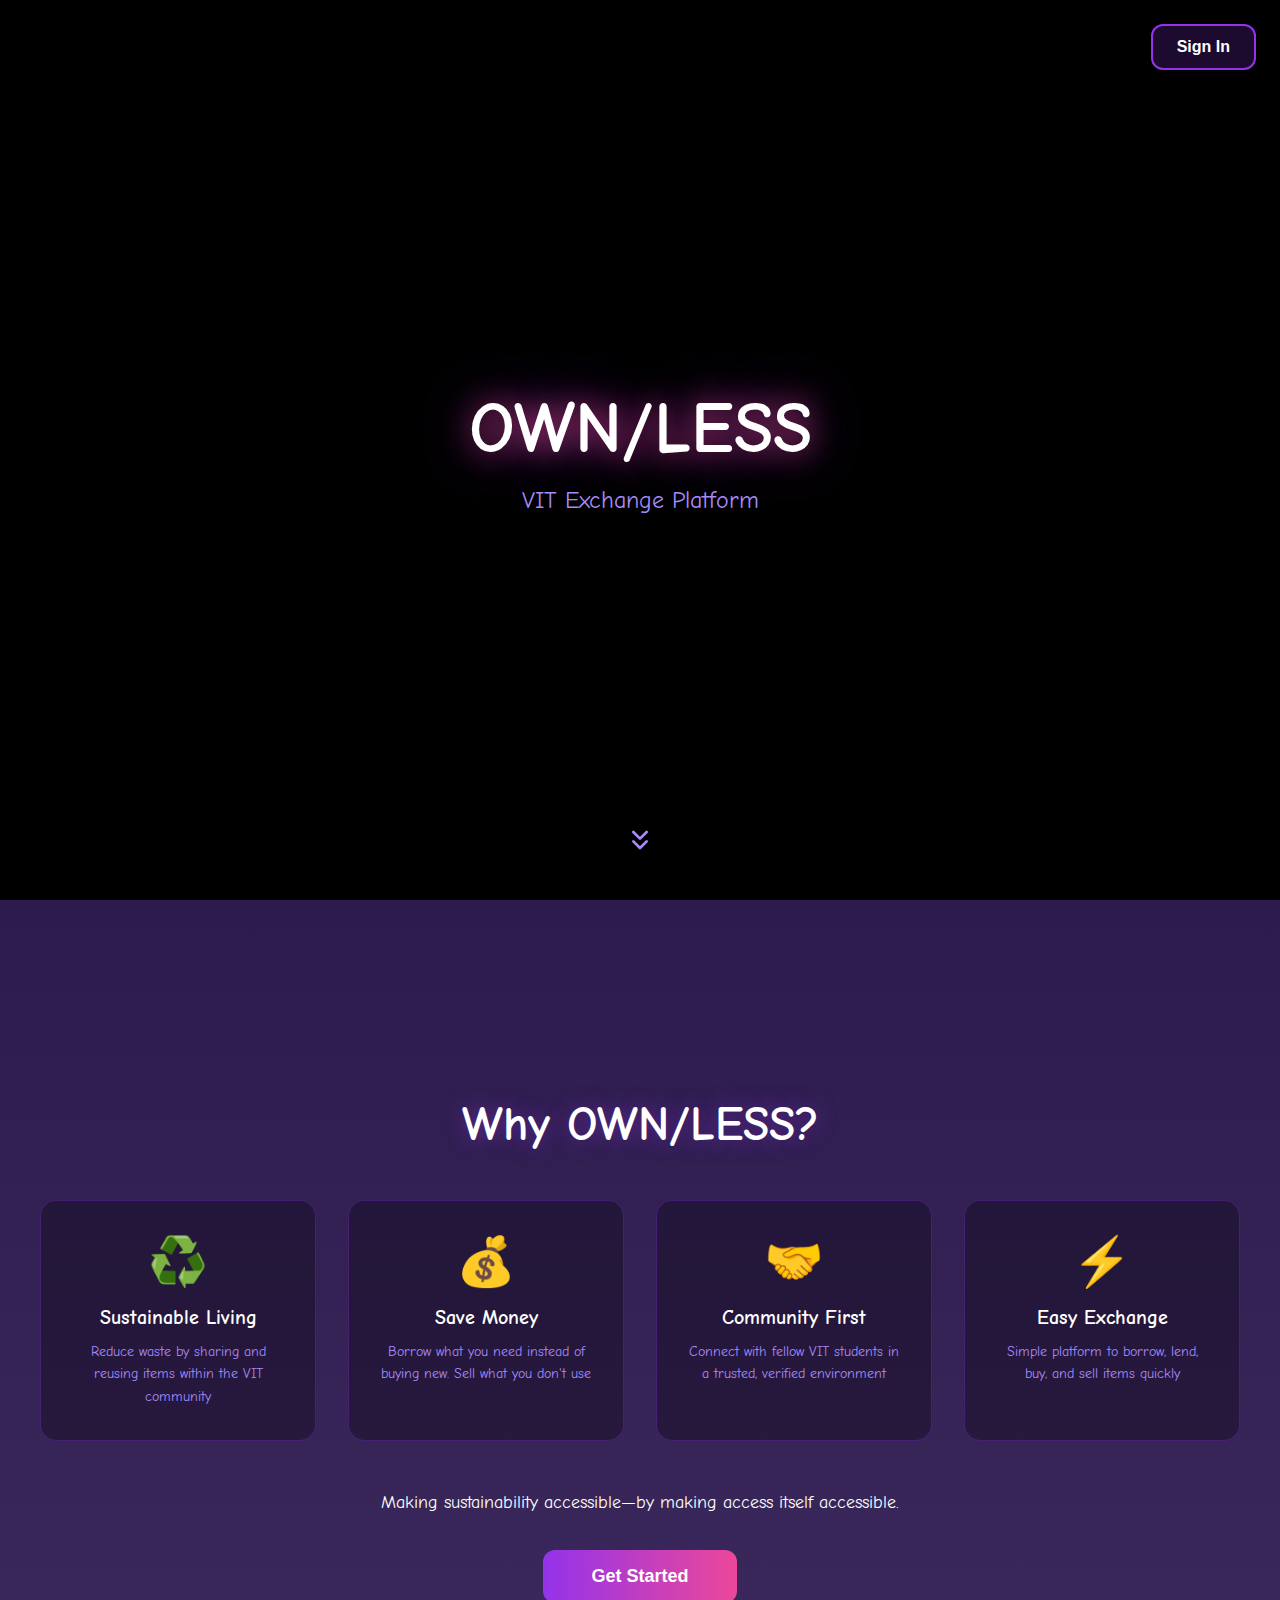
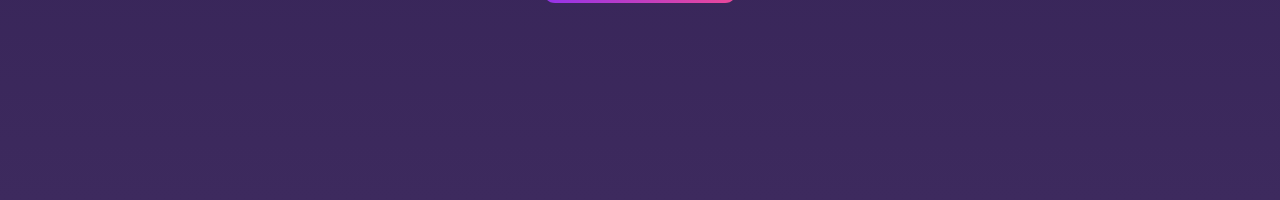
<file: landing.html>
<!DOCTYPE html>
<html lang="en">
<head>
    <meta charset="UTF-8">
    <meta name="viewport" content="width=device-width, initial-scale=1.0">
    <title>OWN/LESS - Welcome</title>
    <link rel="stylesheet" href="style.css">
    <link rel="preconnect" href="https://fonts.googleapis.com">
    <link rel="preconnect" href="https://fonts.gstatic.com" crossorigin>
    <link href="https://fonts.googleapis.com/css2?family=Comic+Neue:wght@400;700&display=swap" rel="stylesheet">
</head>
<body>
    <div class="landing-container" id="landingContainer">
        <!-- Sign In Button at Top -->
        <button class="landing-signin-btn" onclick="window.location.href='index.html'">
            Sign In
        </button>

        <!-- Main Content -->
        <div class="landing-content">
            <h1 class="landing-title">OWN/LESS</h1>
            <p class="landing-subtitle">VIT Exchange Platform</p>
        </div>

        <!-- Scroll Down Indicator -->
        <div class="scroll-indicator">
            <svg viewBox="0 0 24 24" fill="none" xmlns="http://www.w3.org/2000/svg">
                <path d="M7 13L12 18L17 13" stroke="currentColor" stroke-width="2" stroke-linecap="round" stroke-linejoin="round"/>
                <path d="M7 6L12 11L17 6" stroke="currentColor" stroke-width="2" stroke-linecap="round" stroke-linejoin="round"/>
            </svg>
        </div>
    </div>

    <!-- About Section -->
    <section class="landing-about">
        <div class="about-content">
            <h2 class="about-title">Why OWN/LESS?</h2>
            <div class="about-features">
                <div class="feature-card">
                    <div class="feature-icon">♻️</div>
                    <h3>Sustainable Living</h3>
                    <p>Reduce waste by sharing and reusing items within the VIT community</p>
                </div>
                <div class="feature-card">
                    <div class="feature-icon">💰</div>
                    <h3>Save Money</h3>
                    <p>Borrow what you need instead of buying new. Sell what you don't use</p>
                </div>
                <div class="feature-card">
                    <div class="feature-icon">🤝</div>
                    <h3>Community First</h3>
                    <p>Connect with fellow VIT students in a trusted, verified environment</p>
                </div>
                <div class="feature-card">
                    <div class="feature-icon">⚡</div>
                    <h3>Easy Exchange</h3>
                    <p>Simple platform to borrow, lend, buy, and sell items quickly</p>
                </div>
            </div>
            <div class="about-cta">
                <p class="about-description">
                    Making sustainability accessible—by making access itself accessible.
                </p>
                <button class="cta-button" onclick="window.location.href='index.html'">
                    Get Started
                </button>
            </div>
        </div>
    </section>

    <script>
        // Update gradient based on scroll position
        const container = document.getElementById('landingContainer');
        const aboutSection = document.querySelector('.landing-about');
        
        window.addEventListener('scroll', () => {
            const scrollPercent = window.scrollY / (window.innerHeight * 0.5);
            const clampedScroll = Math.min(scrollPercent, 1);
            
            // Interpolate from black (#000000) to dark purple (#2d1b4e)
            const r = Math.floor(0 + (45 * clampedScroll));
            const g = Math.floor(0 + (27 * clampedScroll));
            const b = Math.floor(0 + (78 * clampedScroll));
            
            container.style.background = `linear-gradient(180deg, #000000 0%, rgb(${r}, ${g}, ${b}) 100%)`;
        });
    </script>
</body>
</html>
</file>
<file: style.css>
* {
    margin: 0;
    padding: 0;
    box-sizing: border-box;
}

body {
    font-family: 'Comic Sans MS', 'Comic Neue', 'Chalkboard SE', 'Comic Sans', cursive, sans-serif;
    min-height: 100vh;
    margin: 0;
    padding: 0;
}

/* Dashboard Styles */
.dashboard-container {
    min-height: 100vh;
    background: linear-gradient(180deg, #000000 0%, #1a0b2e 50%, #2d1b4e 100%);
    display: flex;
    flex-direction: column;
    position: relative;
}

.dashboard-container::before {
    content: '';
    position: fixed;
    top: 0;
    left: 0;
    width: 100%;
    height: 100%;
    background: linear-gradient(180deg, #000000 0%, #1a0b2e 50%, #2d1b4e 100%);
    z-index: -1;
    transition: background 0.3s ease;
}

.dashboard-header {
    background: rgba(0, 0, 0, 0.3);
    backdrop-filter: blur(10px);
    padding: 16px 24px;
    display: flex;
    align-items: center;
    justify-content: space-between;
    box-shadow: 0 1px 3px rgba(0, 0, 0, 0.3);
    border-bottom: 1px solid rgba(147, 51, 234, 0.2);
}

.header-left {
    display: flex;
    align-items: center;
    gap: 12px;
}

.header-logo-circle {
    width: 48px;
    height: 48px;
    background: #f3e8ff;
    border-radius: 50%;
    display: flex;
    align-items: center;
    justify-content: center;
}

.header-logo-icon {
    width: 24px;
    height: 24px;
}

.header-brand {
    display: flex;
    flex-direction: column;
}

.header-brand-name {
    font-size: 24px;
    font-weight: 700;
    color: #ec4899;
    line-height: 1.2;
    margin: 0;
    text-shadow: 0 0 10px rgba(236, 72, 153, 0.5);
}

.header-brand-subtitle {
    font-size: 12px;
    color: #a78bfa;
    margin: 0;
    line-height: 1.2;
}

.header-nav {
    display: flex;
    align-items: center;
    gap: 24px;
}

.nav-item {
    display: flex;
    align-items: center;
    gap: 6px;
    text-decoration: none;
    color: #a78bfa;
    font-size: 14px;
    font-weight: 500;
    transition: all 0.3s;
    padding: 8px 12px;
    border-radius: 8px;
}

.nav-item.active {
    color: #ffffff;
    background: rgba(147, 51, 234, 0.3);
}

.nav-item:hover {
    color: #ffffff;
    background: rgba(147, 51, 234, 0.2);
    box-shadow: 0 0 15px rgba(147, 51, 234, 0.5);
}

.nav-icon {
    width: 20px;
    height: 20px;
}

.nav-icon-wrapper {
    position: relative;
    display: flex;
    align-items: center;
}

.badge {
    position: absolute;
    top: -6px;
    right: -6px;
    background: #ef4444;
    color: #ffffff;
    font-size: 10px;
    font-weight: 600;
    width: 18px;
    height: 18px;
    border-radius: 50%;
    display: flex;
    align-items: center;
    justify-content: center;
}

.dashboard-main {
    flex: 1;
    padding: 24px;
    max-width: 1200px;
    width: 100%;
    margin: 0 auto;
    display: flex;
    flex-direction: column;
    gap: 24px;
    color: #ffffff;
}

.welcome-banner {
    background: linear-gradient(90deg, rgba(147, 51, 234, 0.3) 0%, rgba(236, 72, 153, 0.3) 100%);
    border: 1px solid rgba(147, 51, 234, 0.3);
    border-radius: 16px;
    padding: 32px;
    display: flex;
    align-items: center;
    justify-content: space-between;
    gap: 24px;
    backdrop-filter: blur(10px);
}

.welcome-content {
    flex: 1;
    display: flex;
    flex-direction: column;
    gap: 12px;
}

.welcome-title {
    font-size: 32px;
    font-weight: 700;
    color: #ffffff;
    margin: 0;
}

.welcome-subtitle {
    font-size: 16px;
    color: #ffffff;
    margin: 0;
}

.welcome-stats {
    display: flex;
    gap: 24px;
    margin-top: 8px;
}

.stat-item {
    display: flex;
    align-items: center;
    gap: 8px;
    color: #ffffff;
    font-size: 14px;
}

.stat-icon {
    width: 20px;
    height: 20px;
}

.list-item-btn {
    background: rgba(147, 51, 234, 0.2);
    border: 2px solid #9333ea;
    border-radius: 12px;
    padding: 12px 20px;
    display: flex;
    align-items: center;
    gap: 8px;
    color: #ffffff;
    font-size: 14px;
    font-weight: 600;
    cursor: pointer;
    transition: all 0.3s;
    white-space: nowrap;
}

.list-item-btn:hover {
    background: rgba(147, 51, 234, 0.4);
    box-shadow: 0 0 20px rgba(147, 51, 234, 0.8);
    transform: translateY(-2px);
}

.plus-icon {
    width: 18px;
    height: 18px;
}

.action-toggle {
    display: flex;
    gap: 12px;
}

.toggle-btn {
    flex: 1;
    padding: 12px 20px;
    border-radius: 12px;
    border: 2px solid rgba(147, 51, 234, 0.3);
    background: rgba(0, 0, 0, 0.3);
    color: #a78bfa;
    font-size: 14px;
    font-weight: 500;
    cursor: pointer;
    display: flex;
    align-items: center;
    justify-content: center;
    gap: 8px;
    transition: all 0.3s;
}

.toggle-btn.active {
    background: linear-gradient(135deg, #9333ea 0%, #7c3aed 100%);
    color: #ffffff;
    border-color: #9333ea;
    box-shadow: 0 0 20px rgba(147, 51, 234, 0.6);
}

.toggle-btn:not(.active) {
    background: rgba(0, 0, 0, 0.3);
    color: #a78bfa;
}

.toggle-btn:hover {
    box-shadow: 0 0 20px rgba(147, 51, 234, 0.8);
    border-color: #9333ea;
    transform: translateY(-2px);
}

.toggle-icon {
    width: 18px;
    height: 18px;
}

.toggle-btn.active .toggle-icon-borrow {
    color: #ffffff;
}

.toggle-btn:not(.active) .toggle-icon-borrow {
    color: #10b981;
}

.toggle-btn.active .toggle-icon-sell {
    color: #ffffff;
}

.toggle-btn.active .toggle-icon-sell .sell-icon-hand {
    stroke: #ffffff;
}

.toggle-btn:not(.active) .toggle-icon-sell {
    color: #f59e0b;
}

.toggle-btn:not(.active) .toggle-icon-sell .sell-icon-hand {
    stroke: #ffffff;
}

/* Content Wrapper for Slide Animation */
.content-wrapper {
    position: relative;
    width: 100%;
    overflow: hidden;
}

.content-section {
    display: none;
    flex-direction: column;
    gap: 24px;
    animation: slideOut 0.3s ease-out;
}

.content-section.active {
    display: flex;
    animation: slideIn 0.3s ease-in;
}

@keyframes slideIn {
    from {
        opacity: 0;
        transform: translateX(20px);
    }
    to {
        opacity: 1;
        transform: translateX(0);
    }
}

@keyframes slideOut {
    from {
        opacity: 1;
        transform: translateX(0);
    }
    to {
        opacity: 0;
        transform: translateX(-20px);
    }
}

.search-wrapper {
    position: relative;
    display: flex;
    align-items: center;
}

.search-icon {
    position: absolute;
    left: 16px;
    width: 20px;
    height: 20px;
    color: #a78bfa;
    pointer-events: none;
}

.search-input {
    width: 100%;
    padding: 14px 16px 14px 48px;
    border: 1px solid rgba(147, 51, 234, 0.3);
    border-radius: 12px;
    font-size: 15px;
    outline: none;
    transition: all 0.3s;
    background: rgba(0, 0, 0, 0.3);
    color: #ffffff;
}

.search-input:focus {
    border-color: #9333ea;
    box-shadow: 0 0 15px rgba(147, 51, 234, 0.5);
    background: rgba(0, 0, 0, 0.5);
}

.search-input::placeholder {
    color: #6b46c1;
}

.category-filters {
    display: flex;
    gap: 12px;
    flex-wrap: wrap;
}

.category-btn {
    padding: 8px 16px;
    border-radius: 20px;
    border: 1px solid rgba(147, 51, 234, 0.3);
    background: rgba(0, 0, 0, 0.3);
    color: #a78bfa;
    font-size: 14px;
    font-weight: 500;
    cursor: pointer;
    transition: all 0.3s;
    white-space: nowrap;
}

.category-btn.active {
    background: linear-gradient(135deg, #9333ea 0%, #7c3aed 100%);
    color: #ffffff;
    border-color: #9333ea;
    box-shadow: 0 0 15px rgba(147, 51, 234, 0.6);
}

.category-btn:hover {
    background: rgba(147, 51, 234, 0.2);
    box-shadow: 0 0 15px rgba(147, 51, 234, 0.5);
    border-color: #9333ea;
}

.category-btn.active:hover {
    background: linear-gradient(135deg, #9333ea 0%, #7c3aed 100%);
    box-shadow: 0 0 20px rgba(147, 51, 234, 0.8);
}

.items-grid {
    display: grid;
    grid-template-columns: repeat(auto-fill, minmax(280px, 1fr));
    gap: 20px;
}

.item-card {
    background: rgba(0, 0, 0, 0.4);
    border: 1px solid rgba(147, 51, 234, 0.2);
    border-radius: 12px;
    overflow: hidden;
    box-shadow: 0 4px 6px rgba(0, 0, 0, 0.3);
    position: relative;
    display: flex;
    flex-direction: column;
    transition: all 0.3s;
}

.item-card:hover {
    box-shadow: 0 0 25px rgba(147, 51, 234, 0.6);
    border-color: #9333ea;
    transform: translateY(-4px);
}

.item-badge {
    position: absolute;
    top: 12px;
    left: 12px;
    padding: 4px 12px;
    border-radius: 12px;
    font-size: 12px;
    font-weight: 600;
    z-index: 2;
}

.item-badge.borrow {
    background: #10b981;
    color: #ffffff;
}

.item-badge.sell {
    background: #f59e0b;
    color: #ffffff;
}

.item-badge.lend {
    background: #9333ea;
    color: #ffffff;
}

.item-favorite {
    position: absolute;
    top: 12px;
    right: 12px;
    background: rgba(255, 255, 255, 0.9);
    border: none;
    border-radius: 50%;
    width: 36px;
    height: 36px;
    display: flex;
    align-items: center;
    justify-content: center;
    cursor: pointer;
    z-index: 2;
    transition: background 0.2s;
}

.item-favorite:hover {
    background: #ffffff;
}

.item-favorite svg {
    width: 20px;
    height: 20px;
    color: #6b7280;
}

.item-image {
    width: 100%;
    padding-top: 75%;
    position: relative;
    overflow: hidden;
}

.placeholder-image {
    position: absolute;
    top: 0;
    left: 0;
    width: 100%;
    height: 100%;
}

@media (max-width: 768px) {
    .dashboard-header {
        flex-direction: column;
        gap: 16px;
        align-items: flex-start;
    }

    .header-nav {
        width: 100%;
        justify-content: space-between;
        gap: 12px;
    }

    .welcome-banner {
        flex-direction: column;
        align-items: flex-start;
    }

    .list-item-btn {
        width: 100%;
        justify-content: center;
    }

    .welcome-stats {
        flex-direction: column;
        gap: 12px;
    }

    .items-grid {
        grid-template-columns: 1fr;
    }
}

.background {
    width: 100%;
    min-height: 100vh;
    background: linear-gradient(135deg, #1a0b2e 0%, #2d1b4e 100%);
    position: relative;
    display: flex;
    align-items: center;
    justify-content: center;
    padding: 20px;
}

.dots {
    position: absolute;
    top: 0;
    left: 0;
    width: 100%;
    height: 100%;
    background-image: radial-gradient(circle, rgba(147, 51, 234, 0.3) 1px, transparent 1px);
    background-size: 30px 30px;
    background-position: 0 0;
    pointer-events: none;
}

.container {
    width: 100%;
    max-width: 500px;
    display: flex;
    flex-direction: column;
    align-items: center;
    gap: 40px;
    position: relative;
    z-index: 1;
}

.login-card {
    width: 100%;
    background: linear-gradient(135deg, rgba(45, 27, 78, 0.9) 0%, rgba(30, 15, 50, 0.9) 100%);
    border-radius: 24px;
    padding: 48px 40px;
    display: flex;
    flex-direction: column;
    align-items: center;
    gap: 24px;
    box-shadow: 0 20px 60px rgba(0, 0, 0, 0.5);
}

.logo-container {
    display: flex;
    justify-content: center;
    margin-bottom: 8px;
}

.logo-circle {
    width: 80px;
    height: 80px;
    background: linear-gradient(135deg, #9333ea 0%, #7c3aed 100%);
    border-radius: 50%;
    display: flex;
    align-items: center;
    justify-content: center;
}

.logo-icon {
    width: 40px;
    height: 40px;
}

.brand-name {
    font-size: 36px;
    font-weight: 700;
    color: #ec4899;
    text-align: center;
    letter-spacing: -0.5px;
}

.tagline {
    font-size: 14px;
    color: #ffffff;
    text-align: center;
    line-height: 1.5;
    margin-bottom: 8px;
}

.login-form {
    width: 100%;
    display: flex;
    flex-direction: column;
    gap: 20px;
    margin-top: 8px;
}

.form-group {
    display: flex;
    flex-direction: column;
    gap: 8px;
}

.form-group label {
    font-size: 14px;
    color: #ffffff;
    font-weight: 500;
}

.input-wrapper {
    position: relative;
    display: flex;
    align-items: center;
}

.input-icon {
    position: absolute;
    left: 16px;
    width: 20px;
    height: 20px;
    color: #a78bfa;
    pointer-events: none;
}

.form-group input {
    width: 100%;
    padding: 14px 16px 14px 48px;
    background: rgba(30, 15, 50, 0.8);
    border: 1px solid rgba(255, 255, 255, 0.2);
    border-radius: 12px;
    color: #ffffff;
    font-size: 15px;
    outline: none;
    transition: border-color 0.2s;
}

.form-group input::placeholder {
    color: #a78bfa;
}

.form-group input:focus {
    border-color: rgba(255, 255, 255, 0.4);
}

.sign-in-btn {
    width: 100%;
    padding: 16px;
    background: linear-gradient(90deg, #9333ea 0%, #ec4899 100%);
    border: none;
    border-radius: 12px;
    color: #ffffff;
    font-size: 16px;
    font-weight: 600;
    cursor: pointer;
    margin-top: 8px;
    transition: all 0.3s;
}

.sign-in-btn:hover {
    box-shadow: 0 0 25px rgba(147, 51, 234, 0.8), 0 0 15px rgba(236, 72, 153, 0.6);
    transform: translateY(-2px);
}

.sign-in-btn:active {
    transform: translateY(0);
}

.google-signin-btn {
    width: 100%;
    padding: 16px;
    background: rgba(255, 255, 255, 0.1);
    border: 2px solid rgba(255, 255, 255, 0.2);
    border-radius: 12px;
    color: #ffffff;
    font-size: 16px;
    font-weight: 600;
    cursor: pointer;
    display: flex;
    align-items: center;
    justify-content: center;
    gap: 12px;
    transition: all 0.3s;
}

.google-signin-btn:hover {
    background: rgba(255, 255, 255, 0.15);
    border-color: rgba(147, 51, 234, 0.5);
    box-shadow: 0 0 25px rgba(147, 51, 234, 0.8);
    transform: translateY(-2px);
}

.google-icon {
    width: 24px;
    height: 24px;
}

.divider {
    display: flex;
    align-items: center;
    text-align: center;
    margin: 20px 0;
    color: rgba(255, 255, 255, 0.6);
    font-size: 14px;
}

.divider::before,
.divider::after {
    content: '';
    flex: 1;
    border-bottom: 1px solid rgba(255, 255, 255, 0.2);
}

.divider span {
    padding: 0 16px;
}

.platform-desc {
    font-size: 13px;
    color: #ffffff;
    text-align: center;
    margin-top: 8px;
}

.footer-info {
    display: flex;
    flex-direction: column;
    align-items: center;
    gap: 8px;
    text-align: center;
}

.footer-line {
    display: flex;
    align-items: center;
    gap: 8px;
    color: #ffffff;
    font-size: 14px;
}

.leaf-icon {
    width: 18px;
    height: 18px;
    flex-shrink: 0;
}

.footer-subtext {
    font-size: 12px;
    color: #ffffff;
    opacity: 0.8;
}

@media (max-width: 600px) {
    .login-card {
        padding: 40px 32px;
    }
    
    .brand-name {
        font-size: 32px;
    }
}

/* Messages Page Styles */
.messages-container {
    min-height: 100vh;
    background: linear-gradient(180deg, #000000 0%, #1a0b2e 50%, #2d1b4e 100%);
    display: flex;
    flex-direction: column;
}

.messages-main {
    flex: 1;
    display: flex;
    align-items: center;
    justify-content: center;
    padding: 24px;
}

.messages-card {
    background: rgba(0, 0, 0, 0.4);
    border: 1px solid rgba(147, 51, 234, 0.3);
    border-radius: 16px;
    padding: 32px;
    width: 100%;
    max-width: 800px;
    display: flex;
    flex-direction: column;
    gap: 24px;
    backdrop-filter: blur(10px);
}

.messages-title {
    font-size: 28px;
    font-weight: 700;
    color: #ffffff;
    margin: 0;
    text-shadow: 0 0 10px rgba(236, 72, 153, 0.5);
}

.messages-search-wrapper {
    position: relative;
    display: flex;
    align-items: center;
}

.messages-search-icon {
    position: absolute;
    left: 16px;
    width: 20px;
    height: 20px;
    color: #a78bfa;
    pointer-events: none;
}

.messages-search-input {
    width: 100%;
    padding: 14px 16px 14px 48px;
    background: rgba(0, 0, 0, 0.3);
    border: 1px solid rgba(147, 51, 234, 0.3);
    border-radius: 12px;
    font-size: 15px;
    outline: none;
    transition: all 0.3s;
    color: #ffffff;
}

.messages-search-input:focus {
    border-color: #9333ea;
    background: rgba(0, 0, 0, 0.5);
    box-shadow: 0 0 15px rgba(147, 51, 234, 0.5);
}

.messages-search-input::placeholder {
    color: #6b46c1;
}

.messages-list {
    display: flex;
    flex-direction: column;
    gap: 0;
}

.chat-messages {
    max-height: 400px;
    overflow-y: auto;
    display: flex;
    flex-direction: column;
    gap: 8px;
    padding: 12px 0;
}

.chat-message {
    max-width: 70%;
    padding: 8px 12px;
    border-radius: 16px;
    font-size: 14px;
}

.chat-message-me {
    align-self: flex-end;
    background: linear-gradient(135deg, #9333ea 0%, #ec4899 100%);
    color: #ffffff;
}

.chat-message-them {
    align-self: flex-start;
    background: rgba(0, 0, 0, 0.6);
    border: 1px solid rgba(147, 51, 234, 0.4);
    color: #ffffff;
}

.chat-input-row {
    display: flex;
    gap: 12px;
    margin-top: 12px;
}

.chat-input-row .messages-search-input {
    flex: 1;
}

.item-info {
    padding: 12px 16px 16px 16px;
    display: flex;
    flex-direction: column;
    gap: 4px;
}

.item-title {
    font-size: 16px;
    font-weight: 600;
    color: #ffffff;
}

.item-meta {
    font-size: 13px;
    color: #a78bfa;
}

.item-actions {
    margin-top: 8px;
    display: flex;
    justify-content: flex-end;
}

.message-item {
    display: flex;
    align-items: flex-start;
    gap: 16px;
    padding: 16px 0;
    cursor: pointer;
    transition: all 0.3s ease;
    border-radius: 8px;
    padding-left: 8px;
    padding-right: 8px;
    margin-left: -8px;
    margin-right: -8px;
    border-bottom: 2px solid transparent;
    position: relative;
}

.message-item:hover {
    background: rgba(147, 51, 234, 0.2);
    border-bottom-color: #9333ea;
    box-shadow: 0 0 25px rgba(147, 51, 234, 0.8), 0 0 15px rgba(147, 51, 234, 0.5), 0 4px 12px rgba(147, 51, 234, 0.3);
}

.message-avatar {
    width: 48px;
    height: 48px;
    border-radius: 50%;
    background: #9333ea;
    display: flex;
    align-items: center;
    justify-content: center;
    color: #ffffff;
    font-size: 18px;
    font-weight: 600;
    flex-shrink: 0;
}

.message-content {
    flex: 1;
    display: flex;
    flex-direction: column;
    gap: 4px;
    min-width: 0;
}

.message-username {
    font-size: 16px;
    font-weight: 600;
    color: #ffffff;
}

.message-preview {
    font-size: 14px;
    color: #a78bfa;
    line-height: 1.4;
}

.message-timestamp {
    font-size: 12px;
    color: #6b46c1;
    margin-top: 2px;
}

.message-badge {
    width: 24px;
    height: 24px;
    border-radius: 50%;
    background: #ef4444;
    color: #ffffff;
    font-size: 12px;
    font-weight: 600;
    display: flex;
    align-items: center;
    justify-content: center;
    flex-shrink: 0;
}

.message-divider {
    height: 1px;
    background: rgba(147, 51, 234, 0.2);
    margin: 0;
    pointer-events: none;
}

/* Active Messages Nav Item */
.nav-item.active.messages-nav {
    background: linear-gradient(90deg, #9333ea 0%, #ec4899 100%);
    color: #ffffff;
    padding: 8px 16px;
    border-radius: 8px;
}

.nav-item.active.messages-nav .nav-icon {
    color: #ffffff;
}

.nav-item.active.messages-nav span:not(.badge) {
    color: #ffffff;
}

.nav-item.active.messages-nav .badge {
    background: #ef4444;
    color: #ffffff;
}

/* Help Icon */
.help-icon {
    position: fixed;
    bottom: 24px;
    right: 24px;
    width: 56px;
    height: 56px;
    border-radius: 50%;
    background: #1f2937;
    border: none;
    display: flex;
    align-items: center;
    justify-content: center;
    cursor: pointer;
    box-shadow: 0 4px 12px rgba(0, 0, 0, 0.15);
    transition: transform 0.2s, box-shadow 0.2s;
    z-index: 100;
}

.help-icon:hover {
    transform: scale(1.05);
    box-shadow: 0 6px 16px rgba(0, 0, 0, 0.2);
}

.help-icon svg {
    width: 28px;
    height: 28px;
    color: #ffffff;
}

@media (max-width: 768px) {
    .messages-card {
        padding: 24px;
    }

    .messages-title {
        font-size: 24px;
    }

    .help-icon {
        width: 48px;
        height: 48px;
        bottom: 16px;
        right: 16px;
    }

    .help-icon svg {
        width: 24px;
        height: 24px;
    }
}

/* Profile Page Styles */
.profile-container {
    min-height: 100vh;
    background: linear-gradient(180deg, #000000 0%, #1a0b2e 50%, #2d1b4e 100%);
    display: flex;
    flex-direction: column;
}

.profile-main {
    flex: 1;
    padding: 24px;
    max-width: 1200px;
    width: 100%;
    margin: 0 auto;
    display: flex;
    flex-direction: column;
    gap: 24px;
}

.profile-banner {
    background: linear-gradient(90deg, rgba(147, 51, 234, 0.3) 0%, rgba(236, 72, 153, 0.3) 100%);
    border: 1px solid rgba(147, 51, 234, 0.3);
    border-radius: 16px;
    padding: 32px;
    display: flex;
    align-items: center;
    gap: 32px;
    backdrop-filter: blur(10px);
}

.profile-avatar-large {
    width: 120px;
    height: 120px;
    border-radius: 50%;
    background: #7c3aed;
    display: flex;
    align-items: center;
    justify-content: center;
    color: #ffffff;
    font-size: 48px;
    font-weight: 700;
    flex-shrink: 0;
}

.profile-info {
    flex: 1;
    display: flex;
    flex-direction: column;
    gap: 12px;
}

.profile-name {
    font-size: 36px;
    font-weight: 700;
    color: #ffffff;
    margin: 0;
}

.profile-detail {
    display: flex;
    align-items: center;
    gap: 8px;
    color: #ffffff;
    font-size: 16px;
}

.profile-detail-icon {
    width: 20px;
    height: 20px;
}

.verified-badge {
    display: flex;
    align-items: center;
    gap: 8px;
    background: #7c3aed;
    padding: 8px 16px;
    border-radius: 20px;
    color: #ffffff;
    font-size: 14px;
    font-weight: 600;
    width: fit-content;
    margin-top: 4px;
}

.verified-icon {
    width: 18px;
    height: 18px;
    color: #fbbf24;
}

.profile-stats {
    display: grid;
    grid-template-columns: repeat(auto-fit, minmax(200px, 1fr));
    gap: 20px;
}

.stat-card {
    background: rgba(0, 0, 0, 0.4);
    border: 1px solid rgba(147, 51, 234, 0.3);
    border-radius: 12px;
    padding: 24px;
    display: flex;
    flex-direction: column;
    align-items: center;
    gap: 12px;
    box-shadow: 0 4px 6px rgba(0, 0, 0, 0.3);
    transition: all 0.3s;
}

.stat-card:hover {
    box-shadow: 0 0 25px rgba(147, 51, 234, 0.6);
    border-color: #9333ea;
    transform: translateY(-4px);
}

.stat-icon-wrapper {
    width: 56px;
    height: 56px;
    border-radius: 12px;
    display: flex;
    align-items: center;
    justify-content: center;
}

.stat-icon-wrapper.purple {
    background: #9333ea;
}

.stat-icon-wrapper.green {
    background: #10b981;
}

.stat-icon-wrapper.blue {
    background: #3b82f6;
}

.stat-icon-wrapper.pink {
    background: #ec4899;
}

.stat-card-icon {
    width: 28px;
    height: 28px;
    color: #ffffff;
}

.stat-number {
    font-size: 32px;
    font-weight: 700;
    color: #ffffff;
}

.stat-label {
    font-size: 14px;
    color: #a78bfa;
    text-align: center;
}

.profile-tabs-container {
    background: rgba(0, 0, 0, 0.4);
    border: 1px solid rgba(147, 51, 234, 0.3);
    border-radius: 12px;
    padding: 24px;
    box-shadow: 0 4px 6px rgba(0, 0, 0, 0.3);
    backdrop-filter: blur(10px);
}

.profile-tabs {
    display: flex;
    gap: 12px;
    border-bottom: 1px solid rgba(147, 51, 234, 0.2);
    margin-bottom: 24px;
}

.profile-tab {
    padding: 12px 24px;
    border: none;
    background: transparent;
    color: #a78bfa;
    font-size: 16px;
    font-weight: 500;
    cursor: pointer;
    border-bottom: 2px solid transparent;
    margin-bottom: -1px;
    transition: all 0.3s;
}

.profile-tab.active {
    color: #ffffff;
    background: linear-gradient(135deg, #9333ea 0%, #7c3aed 100%);
    border-radius: 8px 8px 0 0;
    border-bottom-color: #9333ea;
    box-shadow: 0 0 15px rgba(147, 51, 234, 0.6);
}

.profile-tab:not(.active):hover {
    color: #ffffff;
    background: rgba(147, 51, 234, 0.2);
}

.profile-tab-content {
    min-height: 200px;
}

/* Active Profile Nav Item */
.nav-item.active.profile-nav {
    background: linear-gradient(90deg, #9333ea 0%, #ec4899 100%);
    color: #ffffff;
    padding: 8px 16px;
    border-radius: 8px;
}

.nav-item.active.profile-nav .nav-icon {
    color: #ffffff;
}

.nav-item.active.profile-nav span {
    color: #ffffff;
}

@media (max-width: 768px) {
    .profile-banner {
        flex-direction: column;
        text-align: center;
        padding: 24px;
    }

    .profile-avatar-large {
        width: 100px;
        height: 100px;
        font-size: 40px;
    }

    .profile-name {
        font-size: 28px;
    }

    .profile-stats {
        grid-template-columns: repeat(2, 1fr);
    }

    .profile-tabs {
        flex-direction: column;
    }

    .profile-tab {
        width: 100%;
        text-align: center;
    }
}

/* List Item Modal Styles */
.modal-overlay {
    position: fixed;
    top: 0;
    left: 0;
    width: 100%;
    height: 100%;
    background: rgba(0, 0, 0, 0.8);
    backdrop-filter: blur(5px);
    display: flex;
    align-items: center;
    justify-content: center;
    z-index: 1000;
    padding: 20px;
}

.modal-container {
    background: #ffffff;
    border-radius: 24px;
    width: 100%;
    max-width: 600px;
    max-height: 90vh;
    overflow-y: auto;
    padding: 32px;
    position: relative;
    box-shadow: 0 20px 60px rgba(0, 0, 0, 0.3);
}

.modal-close {
    position: absolute;
    top: 24px;
    right: 24px;
    background: transparent;
    border: none;
    cursor: pointer;
    padding: 8px;
    display: flex;
    align-items: center;
    justify-content: center;
    color: #6b7280;
    transition: color 0.2s;
}

.modal-close:hover {
    color: #111827;
}

.modal-close svg {
    width: 24px;
    height: 24px;
}

/* Item Card Title */
.item-card h3 {
    margin: 12px 12px 4px 12px;
    font-size: 18px;
    font-weight: 600;
    color: #ffffff;
    white-space: nowrap;
    overflow: hidden;
    text-overflow: ellipsis;
}

.item-card p {
    margin: 0 12px 12px 12px;
    font-size: 14px;
    color: #a78bfa;
    line-height: 1.5;
    display: -webkit-box;
    -webkit-line-clamp: 2;
    -webkit-box-orient: vertical;
    overflow: hidden;
}

.modal-title {
    font-size: 28px;
    font-weight: 700;
    color: #ffffff;
    margin: 0 0 32px 0;
}

.list-item-form {
    display: flex;
    flex-direction: column;
    gap: 24px;
}

.form-section {
    display: flex;
    flex-direction: column;
    gap: 8px;
}

.form-section-half {
    flex: 1;
}

.form-row {
    display: flex;
    gap: 16px;
}

.form-label {
    font-size: 14px;
    font-weight: 500;
    color: #111827;
}

.required {
    color: #ef4444;
    margin-left: 4px;
}

.form-input,
.form-textarea,
.form-select {
    width: 100%;
    padding: 12px 16px;
    border: 1px solid #e5e7eb;
    border-radius: 12px;
    font-size: 15px;
    outline: none;
    transition: border-color 0.2s;
    font-family: inherit;
}

.form-input:focus,
.form-textarea:focus,
.form-select:focus {
    border-color: #9333ea;
}

.form-input::placeholder,
.form-textarea::placeholder {
    color: #9ca3af;
}

.form-textarea {
    min-height: 120px;
    resize: vertical;
}

.form-select {
    appearance: none;
    background-image: url("data:image/svg+xml,%3Csvg xmlns='http://www.w3.org/2000/svg' width='12' height='12' viewBox='0 0 12 12'%3E%3Cpath d='M6 9L2 5h8z' fill='%236b7280'/%3E%3C/svg%3E");
    background-repeat: no-repeat;
    background-position: right 16px center;
    padding-right: 40px;
}

.listing-type-toggle {
    display: flex;
    gap: 12px;
}

.listing-type-btn {
    flex: 1;
    padding: 12px 20px;
    border-radius: 20px;
    border: none;
    background: #ffffff;
    color: #6b7280;
    font-size: 14px;
    font-weight: 500;
    cursor: pointer;
    display: flex;
    align-items: center;
    justify-content: center;
    gap: 8px;
    transition: all 0.2s;
}

.listing-type-btn.active {
    background: linear-gradient(90deg, #9333ea 0%, #ec4899 100%);
    color: #ffffff;
}

.listing-type-icon {
    width: 18px;
    height: 18px;
}

.listing-type-btn.active .listing-type-icon {
    color: #ffffff;
}

.listing-type-btn:not(.active) .listing-type-icon {
    color: #10b981;
}

.listing-type-btn[data-listing-type="selling"]:not(.active) .listing-type-icon {
    color: #f59e0b;
}

.listing-type-btn[data-listing-type="selling"].active .listing-type-icon .sell-icon-hand {
    stroke: #ffffff;
}

.image-url-wrapper {
    display: flex;
    gap: 12px;
}

.image-url-input {
    flex: 1;
}

.upload-btn {
    width: 48px;
    height: 48px;
    background: #9333ea;
    border: none;
    border-radius: 12px;
    display: flex;
    align-items: center;
    justify-content: center;
    cursor: pointer;
    transition: background 0.2s;
    flex-shrink: 0;
}

.upload-btn:hover {
    background: #7c3aed;
}

.upload-btn svg {
    width: 24px;
    height: 24px;
    color: #ffffff;
}

.form-hint {
    font-size: 12px;
    color: #9ca3af;
    margin: 0;
}

.form-buttons {
    display: flex;
    gap: 12px;
    margin-top: 8px;
}

.cancel-btn,
.submit-btn {
    flex: 1;
    padding: 14px 24px;
    border-radius: 12px;
    font-size: 16px;
    font-weight: 600;
    cursor: pointer;
    transition: all 0.2s;
    border: none;
}

.cancel-btn {
    background: #f3f4f6;
    color: #6b7280;
}

.cancel-btn:hover {
    background: #e5e7eb;
}

.submit-btn {
    background: linear-gradient(90deg, #9333ea 0%, #ec4899 100%);
    color: #ffffff;
}

.submit-btn:hover {
    opacity: 0.9;
}

@media (max-width: 768px) {
    .modal-container {
        padding: 24px;
        max-height: 95vh;
    }

    .modal-title {
        font-size: 24px;
        margin-bottom: 24px;
    }

    .form-row {
        flex-direction: column;
        gap: 24px;
    }

    .form-section-half {
        flex: none;
    }
}

/* Landing Page Styles */
.landing-container {
    min-height: 100vh;
    background: #000000;
    display: flex;
    flex-direction: column;
    align-items: center;
    justify-content: center;
    position: relative;
    transition: background 0.3s ease;
}

.landing-signin-btn {
    position: absolute;
    top: 24px;
    right: 24px;
    padding: 12px 24px;
    background: rgba(147, 51, 234, 0.2);
    border: 2px solid #9333ea;
    border-radius: 12px;
    color: #ffffff;
    font-size: 16px;
    font-weight: 600;
    cursor: pointer;
    transition: all 0.3s;
    z-index: 10;
}

.landing-signin-btn:hover {
    background: rgba(147, 51, 234, 0.4);
    box-shadow: 0 0 25px rgba(147, 51, 234, 0.8);
    transform: translateY(-2px);
}

.landing-content {
    text-align: center;
    z-index: 1;
}

.landing-title {
    font-family: 'Comic Sans MS', 'Comic Neue', 'Chalkboard SE', cursive;
    font-size: 72px;
    font-weight: 700;
    color: #ffffff;
    text-shadow: 0 0 30px rgba(236, 72, 153, 0.8), 0 0 60px rgba(147, 51, 234, 0.6);
    margin-bottom: 16px;
    animation: glow 2s ease-in-out infinite alternate;
}

@keyframes glow {
    from {
        text-shadow: 0 0 30px rgba(236, 72, 153, 0.8), 0 0 60px rgba(147, 51, 234, 0.6);
    }
    to {
        text-shadow: 0 0 40px rgba(236, 72, 153, 1), 0 0 80px rgba(147, 51, 234, 0.8);
    }
}

.landing-subtitle {
    font-size: 24px;
    color: #a78bfa;
    margin-top: 8px;
}

.scroll-indicator {
    position: absolute;
    bottom: 40px;
    left: 50%;
    transform: translateX(-50%);
    color: #a78bfa;
    animation: bounce 2s infinite;
}

@keyframes bounce {
    0%, 20%, 50%, 80%, 100% {
        transform: translateX(-50%) translateY(0);
    }
    40% {
        transform: translateX(-50%) translateY(-10px);
    }
    60% {
        transform: translateX(-50%) translateY(-5px);
    }
}

.scroll-indicator svg {
    width: 32px;
    height: 32px;
}

.landing-about {
    min-height: 100vh;
    background: linear-gradient(180deg, #2d1b4e 0%, #3d2a5e 100%);
    padding: 80px 24px;
    display: flex;
    align-items: center;
    justify-content: center;
}

.about-content {
    max-width: 1200px;
    width: 100%;
}

.about-title {
    font-size: 48px;
    font-weight: 700;
    color: #ffffff;
    text-align: center;
    margin-bottom: 48px;
    text-shadow: 0 0 20px rgba(147, 51, 234, 0.5);
}

.about-features {
    display: grid;
    grid-template-columns: repeat(auto-fit, minmax(250px, 1fr));
    gap: 32px;
    margin-bottom: 48px;
}

.feature-card {
    background: rgba(0, 0, 0, 0.3);
    border: 1px solid rgba(147, 51, 234, 0.3);
    border-radius: 16px;
    padding: 32px;
    text-align: center;
    transition: all 0.3s;
}

.feature-card:hover {
    box-shadow: 0 0 25px rgba(147, 51, 234, 0.6);
    border-color: #9333ea;
    transform: translateY(-4px);
}

.feature-icon {
    font-size: 48px;
    margin-bottom: 16px;
}

.feature-card h3 {
    font-size: 20px;
    font-weight: 700;
    color: #ffffff;
    margin-bottom: 12px;
}

.feature-card p {
    font-size: 14px;
    color: #a78bfa;
    line-height: 1.6;
}

.about-cta {
    text-align: center;
}

.about-description {
    font-size: 18px;
    color: #ffffff;
    margin-bottom: 32px;
    line-height: 1.6;
}

.cta-button {
    padding: 16px 48px;
    background: linear-gradient(90deg, #9333ea 0%, #ec4899 100%);
    border: none;
    border-radius: 12px;
    color: #ffffff;
    font-size: 18px;
    font-weight: 600;
    cursor: pointer;
    transition: all 0.3s;
}

.cta-button:hover {
    box-shadow: 0 0 30px rgba(147, 51, 234, 0.8), 0 0 20px rgba(236, 72, 153, 0.6);
    transform: translateY(-2px);
}

.modal-container {
    background: linear-gradient(135deg, rgba(0, 0, 0, 0.95) 0%, rgba(45, 27, 78, 0.95) 100%);
    border: 1px solid rgba(147, 51, 234, 0.3);
}

.modal-title {
    color: #ffffff;
}

.form-label {
    color: #ffffff;
}

.form-input,
.form-textarea,
.form-select {
    background: rgba(0, 0, 0, 0.3);
    border: 1px solid rgba(147, 51, 234, 0.3);
    color: #ffffff;
}

.form-input:focus,
.form-textarea:focus,
.form-select:focus {
    border-color: #9333ea;
    box-shadow: 0 0 15px rgba(147, 51, 234, 0.5);
}

.cancel-btn {
    background: rgba(255, 255, 255, 0.1);
    color: #ffffff;
}

.cancel-btn:hover {
    background: rgba(255, 255, 255, 0.2);
    box-shadow: 0 0 15px rgba(147, 51, 234, 0.5);
}

.submit-btn:hover {
    box-shadow: 0 0 25px rgba(147, 51, 234, 0.8);
}

@media (max-width: 768px) {
    .landing-title {
        font-size: 48px;
    }
    
    .about-title {
        font-size: 36px;
    }
    
    .about-features {
        grid-template-columns: 1fr;
    }
}
</file>
